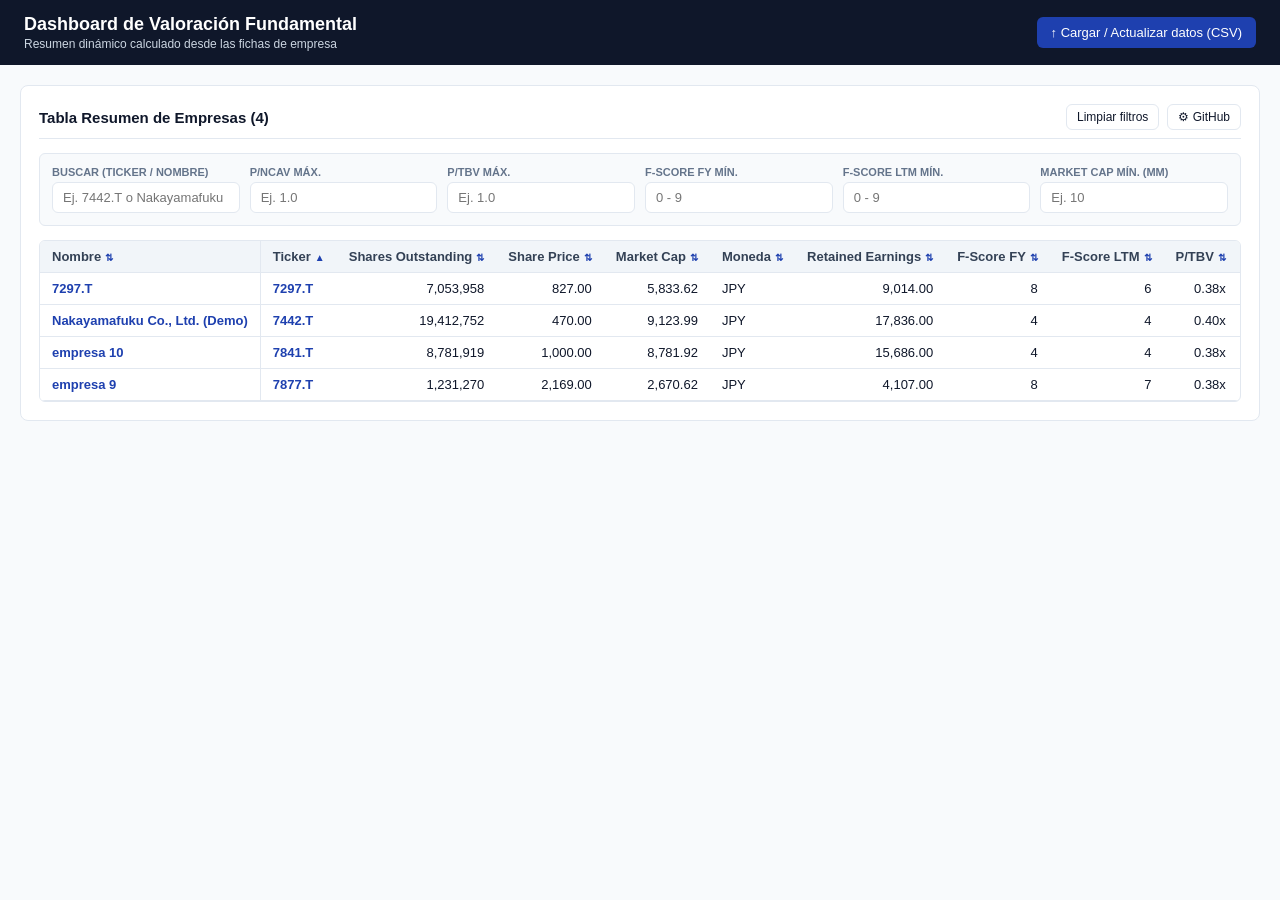
<file: index.html>
<!DOCTYPE html>
<html lang="es">
<head>
  <meta charset="UTF-8" />
  <meta name="viewport" content="width=device-width, initial-scale=1.0" />
  <title>Dashboard de Empresas - Fundamental Screener</title>
  <link rel="stylesheet" href="css/style.css" />
</head>
<body>
  <header>
    <div>
      <h1>Dashboard de Valoración Fundamental</h1>
      <span id="dash-subtitle" style="font-size:12px; color:#cbd5e1;">Resumen dinámico calculado desde las fichas de empresa</span>
    </div>
    <div style="display:flex; gap:10px; align-items:center;">
      <button type="button" id="btn-top-upload">↑ Cargar / Actualizar datos (CSV)</button>
      <input type="file" id="home-csv-upload" accept=".csv,.txt" multiple style="display:none;" />
    </div>
  </header>

  <div class="container">
    <div id="home-status" class="status-msg"></div>

    <div id="home-gh-panel" class="gh-panel">
      <strong>Configuración de guardado en GitHub (solo editores)</strong>
      <div class="form-grid">
        <input type="text" id="h-gh-owner" placeholder="Owner (usuario/org)" />
        <input type="text" id="h-gh-repo" placeholder="Repositorio" />
        <input type="text" id="h-gh-branch" placeholder="Rama (main)" />
        <input type="password" id="h-gh-token" placeholder="GitHub Token" />
      </div>
      <div style="margin-top:10px; display:flex; gap:8px;">
        <button type="button" id="h-btn-save-gh">Guardar config</button>
        <button type="button" class="outline" id="h-btn-toggle-gh">Ocultar</button>
      </div>
    </div>

    <div class="card">
      <h2>
        <span>Tabla Resumen de Empresas (<span id="visible-count">0</span>)</span>
        <div style="display:flex; gap:8px; align-items:center;">
          <button type="button" class="outline" id="btn-reset-filters" style="padding:5px 10px; font-size:12px;">Limpiar filtros</button>
          <button type="button" class="outline" id="h-btn-open-gh" style="padding:5px 10px; font-size:12px;">⚙ GitHub</button>
        </div>
      </h2>

      <!-- Barra de filtros -->
      <div class="filters-bar">
        <div class="filter-item">
          <label for="f-search">Buscar (Ticker / Nombre)</label>
          <input type="text" id="f-search" placeholder="Ej. 7442.T o Nakayamafuku" />
        </div>
        <div class="filter-item">
          <label for="f-max-pncav">P/NCAV máx.</label>
          <input type="number" id="f-max-pncav" step="any" placeholder="Ej. 1.0" />
        </div>
        <div class="filter-item">
          <label for="f-max-ptbv">P/TBV máx.</label>
          <input type="number" id="f-max-ptbv" step="any" placeholder="Ej. 1.0" />
        </div>
        <div class="filter-item">
          <label for="f-min-fscore-fy">F-Score FY mín.</label>
          <input type="number" id="f-min-fscore-fy" min="0" max="9" step="1" placeholder="0 - 9" />
        </div>
        <div class="filter-item">
          <label for="f-min-fscore-ltm">F-Score LTM mín.</label>
          <input type="number" id="f-min-fscore-ltm" min="0" max="9" step="1" placeholder="0 - 9" />
        </div>
        <div class="filter-item">
          <label for="f-min-mcap">Market Cap mín. (mm)</label>
          <input type="number" id="f-min-mcap" step="any" placeholder="Ej. 10" />
        </div>
      </div>

      <div class="table-wrapper">
        <table id="dashboard-table">
          <thead></thead>
          <tbody>
            <tr><td style="text-align:left;">Cargando empresas...</td></tr>
          </tbody>
        </table>
      </div>
    </div>
  </div>

  <script src="js/finance-engine.js"></script>
  <script>
    let registry = [];
    let rowsData = [];
    let sortState = { key: "ticker", dir: "asc" };

    const COLUMNS = [
      { key: "name", label: "Nombre", type: "string", sticky: true },
      { key: "ticker", label: "Ticker", type: "string" },
      { key: "shares", label: "Shares Outstanding", type: "number", decimals: 0 },
      { key: "sharePrice", label: "Share Price", type: "number", decimals: 2 },
      { key: "marketCap", label: "Market Cap", type: "number", decimals: 2 },
      { key: "currency", label: "Moneda", type: "string" },
      { key: "retainedEarnings", label: "Retained Earnings", type: "number", decimals: 2 },
      { key: "fScore", label: "F-Score FY", type: "number", decimals: 0 },
      { key: "fScoreLtm", label: "F-Score LTM", type: "number", decimals: 0 },
      { key: "p_tbv", label: "P/TBV", type: "number", decimals: 2, suffix: "x" },
      { key: "p_ncav", label: "P/NCAV", type: "number", decimals: 2, suffix: "x" },
      { key: "p_nnwc", label: "P/NNWC", type: "number", decimals: 2, suffix: "x" },
      { key: "p_netcash", label: "P/NetCash", type: "number", decimals: 2, suffix: "x" },
      { key: "p_ettm", label: "P/E (TTM)", type: "number", decimals: 2, suffix: "x" },
      { key: "p_fcfttm", label: "P/FCF (TTM)", type: "number", decimals: 2, suffix: "x" },
      { key: "tbv", label: "TBV", type: "number", decimals: 2 },
      { key: "ncav", label: "NCAV", type: "number", decimals: 2 },
      { key: "nnwc", label: "NNWC", type: "number", decimals: 2 },
      { key: "netCash", label: "Net Cash", type: "number", decimals: 2 },
      { key: "p_e5", label: "P/E (5A)", type: "number", decimals: 2, suffix: "x" },
      { key: "p_fcf5", label: "P/FCF (5A)", type: "number", decimals: 2, suffix: "x" },
      { key: "p_e6", label: "P/E (6A)", type: "number", decimals: 2, suffix: "x" },
      { key: "p_fcf6", label: "P/FCF (6A)", type: "number", decimals: 2, suffix: "x" },
      { key: "p_e10", label: "P/E (10A)", type: "number", decimals: 2, suffix: "x" },
      { key: "p_fcf10", label: "P/FCF (10A)", type: "number", decimals: 2, suffix: "x" },
      { key: "insidersPct", label: "Insiders %", type: "number", decimals: 2, suffix: "%" }
    ];

    function showHomeStatus(msg, isError = false) {
      const el = document.getElementById("home-status");
      if (!el) return;
      el.style.display = "block";
      el.style.background = isError ? "#fef2f2" : "#f0fdf4";
      el.style.color = isError ? "#991b1b" : "#166534";
      el.style.borderColor = isError ? "#fecaca" : "#bbf7d0";
      el.textContent = msg;
    }

    function getGhCfg() {
      return {
        owner: localStorage.getItem("gh_owner") || "",
        repo: localStorage.getItem("gh_repo") || "",
        branch: localStorage.getItem("gh_branch") || "main",
        token: localStorage.getItem("gh_token") || ""
      };
    }

    function readFileAsText(file) {
      return new Promise((resolve, reject) => {
        const reader = new FileReader();
        reader.onload = e => resolve(e.target.result);
        reader.onerror = () => reject(new Error(`No se pudo leer ${file.name}`));
        reader.readAsText(file);
      });
    }

    function fmtCell(val, col) {
      if (val === null || val === undefined || val === "") return "-";
      if (col.type === "string") return String(val);
      const num = Number(val);
      if (isNaN(num)) return "-";
      const formatted = num.toLocaleString("en-US", {
        minimumFractionDigits: col.decimals || 0,
        maximumFractionDigits: col.decimals || 0
      });
      return col.suffix ? `${formatted}${col.suffix}` : formatted;
    }

    function buildCompanySummary(company) {
      const priceVal = (company.price !== null && company.price !== undefined && company.price !== "")
        ? Number(company.price)
        : null;
      const m = calculateMetrics(company, priceVal);
      return {
        ticker: company.ticker,
        name: company.name || company.ticker,
        currency: company.currency || "-",
        shares: m.shares ?? 0,
        sharePrice: priceVal,
        marketCap: m.marketCap,
        retainedEarnings: m.retainedEarnings,
        fScore: m.fScore,
        fScoreLtm: m.fScoreLtm,
        p_tbv: m.p_tbv,
        p_ncav: m.p_ncav,
        p_nnwc: m.p_nnwc,
        p_netcash: m.p_netcash,
        p_ettm: m.p_ettm,
        p_fcfttm: m.p_fcfttm,
        tbv: m.tbv,
        ncav: m.ncav,
        nnwc: m.nnwc,
        netCash: m.netCash,
        p_e5: m.p_e5,
        p_fcf5: m.p_fcf5,
        p_e6: m.p_e6,
        p_fcf6: m.p_fcf6,
        p_e10: m.p_e10,
        p_fcf10: m.p_fcf10,
        insidersPct: m.insiders !== undefined && m.insiders !== null ? Number(m.insiders) * 100 : 0
      };
    }

    async function loadDashboardData() {
      try {
        const res = await fetch("data/index.json?t=" + Date.now());
        if (!res.ok) throw new Error(`No se pudo cargar data/index.json (HTTP ${res.status})`);
        const data = await res.json();
        registry = Array.isArray(data.companies) ? data.companies : [];

        const loaded = await Promise.all(
          registry.map(async (item) => {
            const path = item.file || `data/companies/${item.ticker}.json`;
            try {
              const cRes = await fetch(`${path}?t=${Date.now()}`);
              if (!cRes.ok) return buildCompanySummary({ ticker: item.ticker, name: item.name, periods: [], rows: {} });
              const companyJson = await cRes.json();
              if (!companyJson.name && item.name) companyJson.name = item.name;
              return buildCompanySummary(companyJson);
            } catch (_) {
              return buildCompanySummary({ ticker: item.ticker, name: item.name, periods: [], rows: {} });
            }
          })
        );

        rowsData = loaded;
        renderTable();
      } catch (err) {
        rowsData = [];
        renderTable();
        showHomeStatus(`Aviso al cargar datos: ${err.message}`, true);
      }
    }

    function getFilteredAndSortedRows() {
      const q = (document.getElementById("f-search").value || "").trim().toLowerCase();
      const maxPncav = parseFloat(document.getElementById("f-max-pncav").value);
      const maxPtbv = parseFloat(document.getElementById("f-max-ptbv").value);
      const minFscoreFy = parseFloat(document.getElementById("f-min-fscore-fy").value);
      const minFscoreLtm = parseFloat(document.getElementById("f-min-fscore-ltm").value);
      const minMcap = parseFloat(document.getElementById("f-min-mcap").value);

      const filtered = rowsData.filter(r => {
        if (q) {
          const matchTicker = String(r.ticker || "").toLowerCase().includes(q);
          const matchName = String(r.name || "").toLowerCase().includes(q);
          if (!matchTicker && !matchName) return false;
        }
        if (!isNaN(maxPncav)) {
          if (r.p_ncav === null || r.p_ncav === undefined || Number(r.p_ncav) > maxPncav) return false;
        }
        if (!isNaN(maxPtbv)) {
          if (r.p_tbv === null || r.p_tbv === undefined || Number(r.p_tbv) > maxPtbv) return false;
        }
        if (!isNaN(minFscoreFy)) {
          if (r.fScore === null || r.fScore === undefined || Number(r.fScore) < minFscoreFy) return false;
        }
        if (!isNaN(minFscoreLtm)) {
          if (r.fScoreLtm === null || r.fScoreLtm === undefined || Number(r.fScoreLtm) < minFscoreLtm) return false;
        }
        if (!isNaN(minMcap)) {
          if (r.marketCap === null || r.marketCap === undefined || Number(r.marketCap) < minMcap) return false;
        }
        return true;
      });

      const col = COLUMNS.find(c => c.key === sortState.key) || COLUMNS[1];
      const mult = sortState.dir === "asc" ? 1 : -1;

      filtered.sort((a, b) => {
        const va = a[col.key];
        const vb = b[col.key];
        const emptyA = va === null || va === undefined || va === "" || (col.type === "number" && isNaN(Number(va)));
        const emptyB = vb === null || vb === undefined || vb === "" || (col.type === "number" && isNaN(Number(vb)));
        if (emptyA && emptyB) return 0;
        if (emptyA) return 1;
        if (emptyB) return -1;

        if (col.type === "string") {
          return String(va).localeCompare(String(vb)) * mult;
        }
        return (Number(va) - Number(vb)) * mult;
      });

      return filtered;
    }

    function renderHeader() {
      const thead = document.querySelector("#dashboard-table thead");
      thead.innerHTML = `<tr>${COLUMNS.map(col => {
        const isSorted = sortState.key === col.key;
        const arrow = isSorted ? (sortState.dir === "asc" ? "▲" : "▼") : "⇅";
        const alignStyle = col.type === "string" ? "text-align:left;" : "text-align:right;";
        return `<th class="sortable" data-key="${col.key}" style="${alignStyle}">${col.label}<span class="sort-arrow">${arrow}</span></th>`;
      }).join("")}</tr>`;

      thead.querySelectorAll("th.sortable").forEach(th => {
        th.addEventListener("click", () => {
          const key = th.getAttribute("data-key");
          if (sortState.key === key) {
            sortState.dir = sortState.dir === "asc" ? "desc" : "asc";
          } else {
            sortState.key = key;
            const c = COLUMNS.find(x => x.key === key);
            sortState.dir = c && c.type === "number" ? "desc" : "asc";
          }
          renderTable();
        });
      });
    }

    function renderTable() {
      renderHeader();
      const list = getFilteredAndSortedRows();
      document.getElementById("visible-count").textContent = String(list.length);
      const tbody = document.querySelector("#dashboard-table tbody");

      if (!list.length) {
        tbody.innerHTML = `<tr><td colspan="${COLUMNS.length}" style="text-align:left;">No hay empresas que coincidan con los filtros o no hay datos cargados.</td></tr>`;
        return;
      }

      tbody.innerHTML = list.map(r => {
        const href = `empresa.html?ticker=${encodeURIComponent(r.ticker)}`;
        return `<tr>${COLUMNS.map(col => {
          const val = r[col.key];
          const text = fmtCell(val, col);
          const isNeg = col.type === "number" && val !== null && val !== undefined && Number(val) < 0;
          const alignStyle = col.type === "string" ? "text-align:left;" : "text-align:right;";
          const cls = isNeg ? 'class="neg"' : "";

          if (col.key === "name" || col.key === "ticker") {
            return `<td style="${alignStyle}"><a class="company-link" href="${href}">${text}</a></td>`;
          }
          return `<td ${cls} style="${alignStyle}">${text}</td>`;
        }).join("")}</tr>`;
      }).join("");
    }

    // Filtros
    ["f-search", "f-max-pncav", "f-max-ptbv", "f-min-fscore-fy", "f-min-fscore-ltm", "f-min-mcap"].forEach(id => {
      document.getElementById(id).addEventListener("input", renderTable);
    });

    document.getElementById("btn-reset-filters").addEventListener("click", () => {
      ["f-search", "f-max-pncav", "f-max-ptbv", "f-min-fscore-fy", "f-min-fscore-ltm", "f-min-mcap"].forEach(id => {
        document.getElementById(id).value = "";
      });
      renderTable();
    });

    // Carga múltiple de CSV
    document.getElementById("btn-top-upload").addEventListener("click", () => {
      document.getElementById("home-csv-upload").click();
    });

    document.getElementById("home-csv-upload").addEventListener("change", async (e) => {
      const files = Array.from(e.target.files || []);
      if (!files.length) return;

      const gh = getGhCfg();
      const canSaveGh = Boolean(gh.owner && gh.repo && gh.token);
      const processedTickers = [];
      const errors = [];

      for (let i = 0; i < files.length; i++) {
        const file = files[i];
        showHomeStatus(`Procesando (${i + 1}/${files.length}): ${file.name}...`);
        try {
          const text = await readFileAsText(file);
          const incoming = parseCompanyCSV(text);

          let existingCompany = null;
          const existingEntry = registry.find(r => r.ticker === incoming.ticker);
          if (existingEntry && existingEntry.file) {
            try {
              const r = await fetch(`${existingEntry.file}?t=${Date.now()}`);
              if (r.ok) existingCompany = await r.json();
            } catch (_) {}
          }

          const merged = mergeCompanyData(existingCompany, incoming);
          const idx = registry.findIndex(r => r.ticker === merged.ticker);
          const entryObj = {
            ticker: merged.ticker,
            name: merged.name || merged.ticker,
            file: `data/companies/${merged.ticker}.json`,
            lastUpdated: merged.lastUpdated
          };
          if (idx >= 0) registry[idx] = entryObj;
          else registry.push(entryObj);

          const summaryObj = buildCompanySummary(merged);
          const rIdx = rowsData.findIndex(x => x.ticker === merged.ticker);
          if (rIdx >= 0) rowsData[rIdx] = summaryObj;
          else rowsData.push(summaryObj);

          if (canSaveGh) {
            await saveFileToGitHub({
              owner: gh.owner,
              repo: gh.repo,
              branch: gh.branch,
              token: gh.token,
              path: `data/companies/${merged.ticker}.json`,
              contentText: JSON.stringify(merged, null, 2),
              message: `Update financials for ${merged.ticker} (${merged.lastUpdated})`
            });
          }
          processedTickers.push(merged.ticker);
        } catch (err) {
          errors.push(`${file.name}: ${err.message}`);
        }
      }

      renderTable();

      if (canSaveGh && processedTickers.length > 0) {
        showHomeStatus(`Actualizando índice general (data/index.json) para ${processedTickers.length} empresa(s)...`);
        try {
          await saveFileToGitHub({
            owner: gh.owner,
            repo: gh.repo,
            branch: gh.branch,
            token: gh.token,
            path: "data/index.json",
            contentText: JSON.stringify({ companies: registry }, null, 2),
            message: `Batch update index.json (${processedTickers.join(", ")})`
          });
        } catch (err) {
          errors.push(`index.json: ${err.message}`);
        }
      }

      if (errors.length > 0) {
        showHomeStatus(`Procesadas: ${processedTickers.join(", ") || "ninguna"}. Errores: ${errors.join(" | ")}`, true);
      } else if (canSaveGh) {
        showHomeStatus(`Listo: ${processedTickers.length} empresa(s) guardada(s) en GitHub (${processedTickers.join(", ")}).`);
      } else {
        showHomeStatus(`Se procesaron ${processedTickers.length} CSV(s) (${processedTickers.join(", ")}). Configura ⚙ GitHub para guardar en el repositorio.`);
      }

      e.target.value = "";
    });

    // Configuración GitHub
    document.getElementById("h-btn-open-gh").addEventListener("click", () => {
      const cfg = getGhCfg();
      document.getElementById("h-gh-owner").value = cfg.owner;
      document.getElementById("h-gh-repo").value = cfg.repo;
      document.getElementById("h-gh-branch").value = cfg.branch;
      document.getElementById("h-gh-token").value = cfg.token;
      document.getElementById("home-gh-panel").style.display = "block";
    });

    document.getElementById("h-btn-toggle-gh").addEventListener("click", () => {
      document.getElementById("home-gh-panel").style.display = "none";
    });

    document.getElementById("h-btn-save-gh").addEventListener("click", () => {
      localStorage.setItem("gh_owner", document.getElementById("h-gh-owner").value.trim());
      localStorage.setItem("gh_repo", document.getElementById("h-gh-repo").value.trim());
      localStorage.setItem("gh_branch", document.getElementById("h-gh-branch").value.trim() || "main");
      localStorage.setItem("gh_token", document.getElementById("h-gh-token").value.trim());
      showHomeStatus("Configuración de GitHub guardada.");
    });

    loadDashboardData();
  </script>
</body>
</html>
</file>
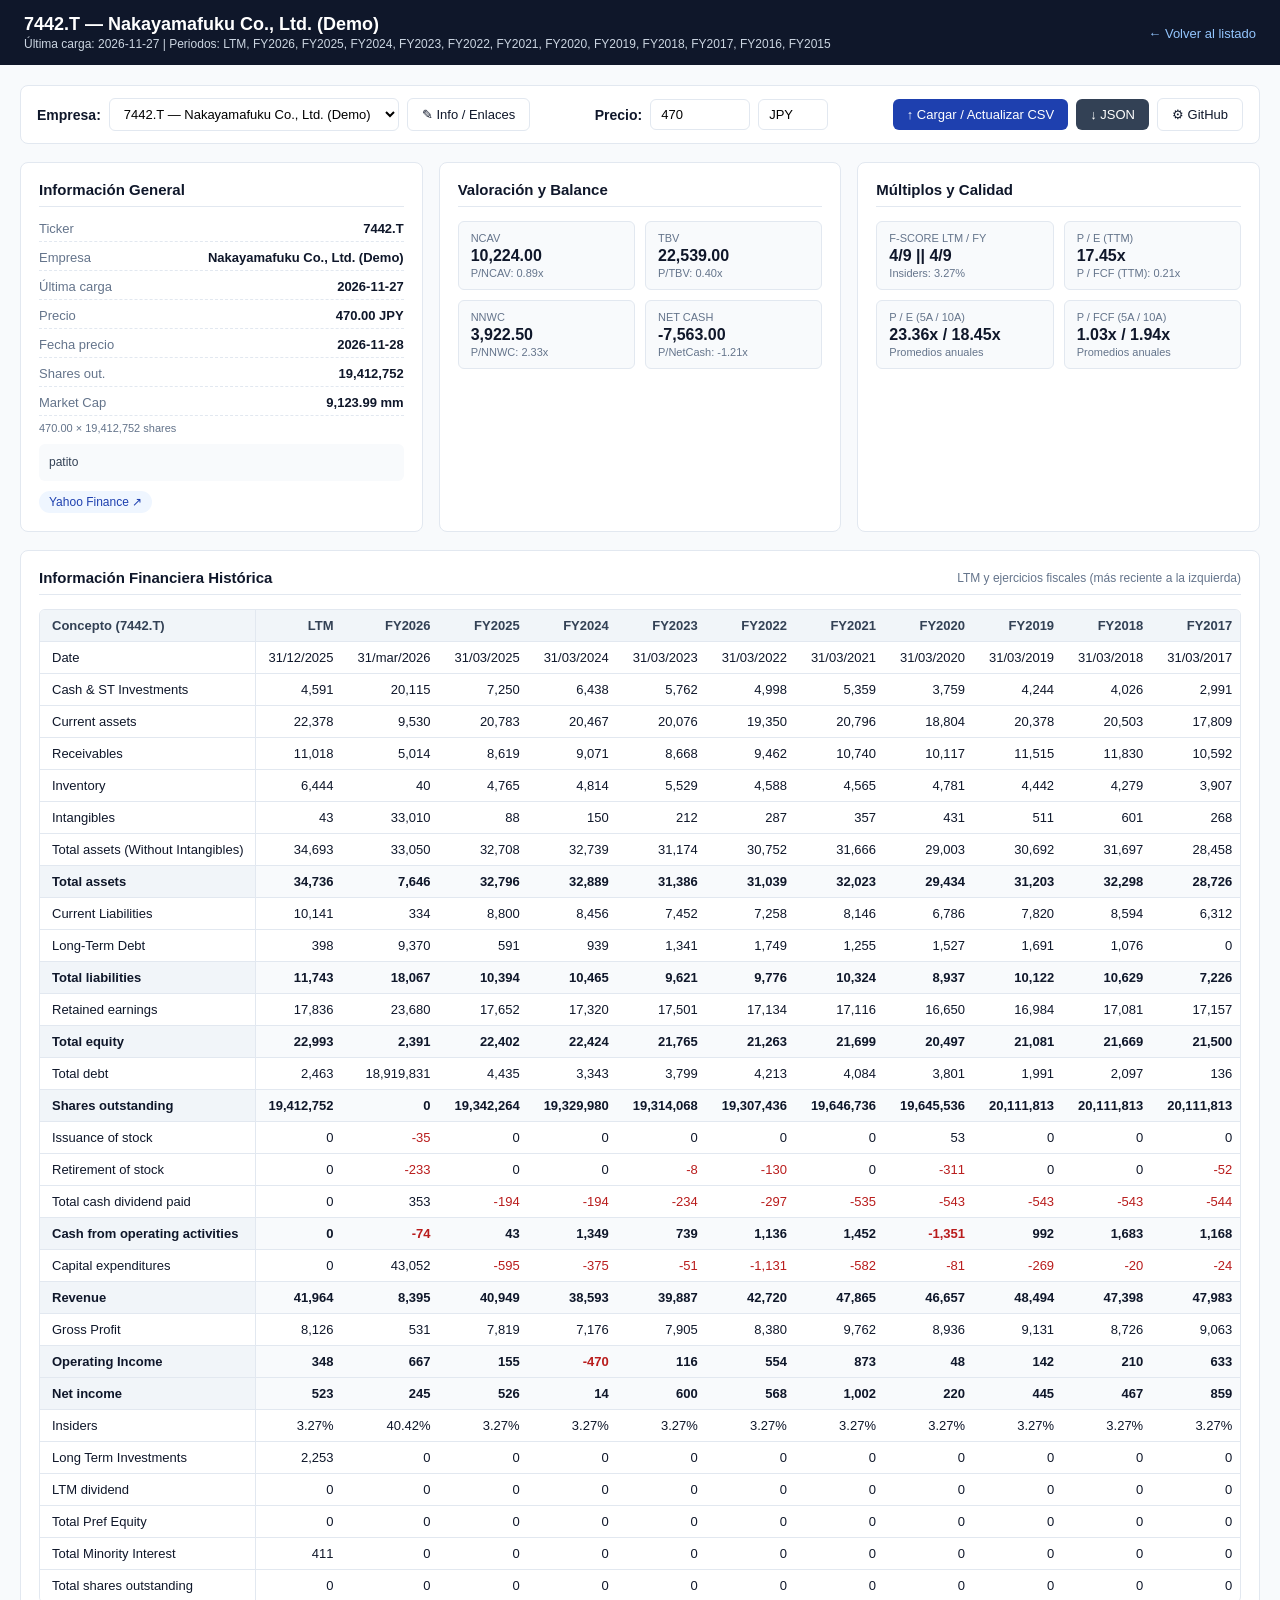
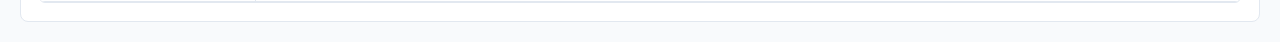
<file: empresa.html>
<!DOCTYPE html>
<html lang="es">
<head>
  <meta charset="UTF-8" />
  <meta name="viewport" content="width=device-width, initial-scale=1.0" />
  <title>Ficha de Empresa - Análisis Fundamental</title>
  <link rel="stylesheet" href="css/style.css" />
</head>
<body>
  <header>
    <div>
      <h1 id="company-title">Cargando empresa...</h1>
      <span id="company-subtitle" style="font-size:12px; color:#cbd5e1;"></span>
    </div>
    <div>
      <a href="index.html">← Volver al listado</a>
    </div>
  </header>

  <div class="container">
    <div class="toolbar">
      <div class="toolbar-group">
        <label for="company-select"><strong>Empresa:</strong></label>
        <select id="company-select"></select>
        <button class="outline" id="btn-edit-meta">✎ Info / Enlaces</button>
      </div>

      <div class="toolbar-group">
        <label for="price-input"><strong>Precio:</strong></label>
        <input type="number" id="price-input" step="any" placeholder="Precio" style="width:100px;" />
        <input type="text" id="currency-input" placeholder="Moneda" style="width:70px;" />
      </div>

      <div class="toolbar-group">
        <input type="file" id="csv-upload" accept=".csv,.txt" style="display:none;" />
        <button id="btn-trigger-upload">↑ Cargar / Actualizar CSV</button>
        <button class="secondary" id="btn-download-json">↓ JSON</button>
        <button class="outline" id="btn-toggle-gh">⚙ GitHub</button>
      </div>
    </div>

    <div id="edit-meta-panel" class="edit-meta-panel">
      <strong>Datos informativos y enlaces de la empresa</strong>
      <div class="form-grid">
        <input type="text" id="meta-name" placeholder="Nombre de la empresa" />
        <input type="text" id="meta-website" placeholder="Sitio web oficial (https://...)" />
        <input type="text" id="meta-currency" placeholder="Moneda (ej. JPY, USD, MXN)" />
      </div>
      <div style="margin-top:8px;">
        <textarea id="meta-desc" rows="2" style="width:100%;" placeholder="Resumen o descripción breve de la empresa..."></textarea>
      </div>
      <div style="margin-top:8px; display:flex; gap:8px;">
        <button id="btn-save-meta">Aplicar cambios</button>
        <button class="outline" id="btn-close-meta">Cerrar</button>
      </div>
    </div>

    <div id="gh-panel" class="gh-panel">
      <strong>Guardado directo en GitHub (para usuarios editores)</strong>
      <div class="form-grid">
        <input type="text" id="gh-owner" placeholder="Owner (usuario/org)" />
        <input type="text" id="gh-repo" placeholder="Repositorio" />
        <input type="text" id="gh-branch" placeholder="Rama (main)" />
        <input type="password" id="gh-token" placeholder="GitHub Token" />
      </div>
      <div style="margin-top:10px; display:flex; gap:8px;">
        <button id="btn-save-gh-cfg">Guardar config</button>
        <button class="outline" id="btn-clear-gh-cfg">Borrar token</button>
      </div>
    </div>

    <div id="status-banner" class="status-msg"></div>

    <div class="top-three-cols">
      <div class="card" style="margin-bottom:0;">
        <h2><span>Información General</span></h2>
        <div id="col1-info"></div>
      </div>

      <div class="card" style="margin-bottom:0;">
        <h2><span>Valoración y Balance</span></h2>
        <div id="col2-metrics" class="metrics-col-grid"></div>
      </div>

      <div class="card" style="margin-bottom:0;">
        <h2><span>Múltiplos y Calidad</span></h2>
        <div id="col3-metrics" class="metrics-col-grid"></div>
      </div>
    </div>

    <div class="card">
      <h2>
        <span>Información Financiera Histórica</span>
        <span style="font-size:12px; font-weight:400; color:var(--muted);">LTM y ejercicios fiscales (más reciente a la izquierda)</span>
      </h2>
      <div class="table-wrapper">
        <table id="financials-table">
          <thead></thead>
          <tbody></tbody>
        </table>
      </div>
    </div>
  </div>

  <script src="js/finance-engine.js"></script>
  <script>
    let registry = [];
    let currentCompany = null;

    const fmtNum = (n, decimals = 2) => {
      if (n === null || n === undefined || isNaN(n)) return "N/A";
      return Number(n).toLocaleString("en-US", {
        minimumFractionDigits: decimals,
        maximumFractionDigits: decimals
      });
    };

    const fmtInt = (n) => {
      if (n === null || n === undefined || isNaN(n)) return "-";
      return Number(n).toLocaleString("en-US", { maximumFractionDigits: 2 });
    };

    function showStatus(msg, isError = false) {
      const el = document.getElementById("status-banner");
      el.style.display = "block";
      el.style.background = isError ? "#fef2f2" : "#f0fdf4";
      el.style.color = isError ? "#991b1b" : "#166534";
      el.style.borderColor = isError ? "#fecaca" : "#bbf7d0";
      el.textContent = msg;
    }

    function getGhConfig() {
      return {
        owner: localStorage.getItem("gh_owner") || "",
        repo: localStorage.getItem("gh_repo") || "",
        branch: localStorage.getItem("gh_branch") || "main",
        token: localStorage.getItem("gh_token") || ""
      };
    }

    async function persistCompanyIfConfigured(msgSuffix = "") {
      const gh = getGhConfig();
      if (!gh.owner || !gh.repo || !gh.token) return false;
      await saveFileToGitHub({
        owner: gh.owner,
        repo: gh.repo,
        branch: gh.branch,
        token: gh.token,
        path: `data/companies/${currentCompany.ticker}.json`,
        contentText: JSON.stringify(currentCompany, null, 2),
        message: `Update ${currentCompany.ticker} ${msgSuffix}`.trim()
      });
      await saveFileToGitHub({
        owner: gh.owner,
        repo: gh.repo,
        branch: gh.branch,
        token: gh.token,
        path: "data/index.json",
        contentText: JSON.stringify({ companies: registry }, null, 2),
        message: `Update index.json for ${currentCompany.ticker}`
      });
      return true;
    }

    async function init() {
      const cfg = getGhConfig();
      document.getElementById("gh-owner").value = cfg.owner;
      document.getElementById("gh-repo").value = cfg.repo;
      document.getElementById("gh-branch").value = cfg.branch;
      document.getElementById("gh-token").value = cfg.token;

      try {
        const res = await fetch("data/index.json?t=" + Date.now());
        const data = await res.json();
        registry = data.companies || [];
      } catch (e) {
        registry = [];
      }

      populateSelector();
      const params = new URLSearchParams(window.location.search);
      const requested = params.get("ticker") || (registry[0] && registry[0].ticker);
      if (requested) {
        document.getElementById("company-select").value = requested;
        await loadCompany(requested);
      }
    }

    function populateSelector() {
      const sel = document.getElementById("company-select");
      sel.innerHTML = "";
      registry.forEach(item => {
        const opt = document.createElement("option");
        opt.value = item.ticker;
        opt.textContent = `${item.ticker} — ${item.name || item.ticker}`;
        sel.appendChild(opt);
      });
    }

    async function loadCompany(ticker) {
      const entry = registry.find(r => r.ticker === ticker);
      const path = (entry && entry.file) ? entry.file : `data/companies/${ticker}.json`;
      const res = await fetch(`${path}?t=${Date.now()}`);
      currentCompany = await res.json();

      document.getElementById("price-input").value = currentCompany.price ?? "";
      document.getElementById("currency-input").value = currentCompany.currency || "";
      renderAll();
    }

    function renderAll() {
      if (!currentCompany) return;
      const c = currentCompany;
      const priceVal = (c.price !== null && c.price !== undefined && c.price !== "") ? Number(c.price) : null;
      const m = calculateMetrics(c, priceVal);

      document.getElementById("company-title").textContent = `${c.ticker} — ${c.name || c.ticker}`;
      document.getElementById("company-subtitle").textContent = `Última carga: ${c.lastUpdated || "-"} | Periodos: ${(c.periods || []).join(", ")}`;

      const yahooUrl = `https://finance.yahoo.com/quote/${encodeURIComponent(c.ticker)}`;
      const linksHtml = [
        `<a href="${yahooUrl}" target="_blank" rel="noopener">Yahoo Finance ↗</a>`,
        c.website ? `<a href="${c.website}" target="_blank" rel="noopener">Sitio oficial ↗</a>` : ""
      ].filter(Boolean).join("");

      const mcapSub = (priceVal !== null && m.shares > 0)
        ? `${fmtNum(priceVal)} × ${fmtInt(m.shares)} shares`
        : "Requiere precio y Shares outstanding";

      document.getElementById("col1-info").innerHTML = `
        <div class="info-list">
          <div class="info-row"><span class="info-label">Ticker</span><span class="info-val">${c.ticker}</span></div>
          <div class="info-row"><span class="info-label">Empresa</span><span class="info-val">${c.name || c.ticker}</span></div>
          <div class="info-row"><span class="info-label">Última carga</span><span class="info-val">${c.lastUpdated || "-"}</span></div>
          <div class="info-row"><span class="info-label">Precio</span><span class="info-val">${priceVal !== null ? fmtNum(priceVal) + " " + (c.currency || "") : "N/A"}</span></div>
          <div class="info-row"><span class="info-label">Fecha precio</span><span class="info-val">${c.priceDate || "-"}</span></div>
          <div class="info-row"><span class="info-label">Shares out.</span><span class="info-val">${m.shares ? fmtInt(m.shares) : "0"}</span></div>
          <div class="info-row"><span class="info-label">Market Cap</span><span class="info-val">${m.marketCap !== null ? fmtNum(m.marketCap) + " mm" : "N/A"}</span></div>
        </div>
        <div style="font-size:11px; color:var(--muted); margin-top:6px;">${mcapSub}</div>
        ${c.description ? `<div class="desc-box">${c.description}</div>` : `<div class="desc-box" style="color:var(--muted);">Sin descripción registrada. Usa "✎ Info / Enlaces" para agregarla.</div>`}
        <div class="links-box">${linksHtml}</div>
      `;

      const box = (label, val, sub = "") => `
        <div class="metric-box">
          <div class="metric-label">${label}</div>
          <div class="metric-value">${val}</div>
          ${sub ? `<div class="metric-sub">${sub}</div>` : ""}
        </div>
      `;

      document.getElementById("col2-metrics").innerHTML = [
        box("NCAV", fmtNum(m.ncav), `P/NCAV: ${m.p_ncav !== null ? fmtNum(m.p_ncav) + "x" : "-"}`),
        box("TBV", fmtNum(m.tbv), `P/TBV: ${m.p_tbv !== null ? fmtNum(m.p_tbv) + "x" : "-"}`),
        box("NNWC", fmtNum(m.nnwc), `P/NNWC: ${m.p_nnwc !== null ? fmtNum(m.p_nnwc) + "x" : "-"}`),
        box("Net Cash", fmtNum(m.netCash), `P/NetCash: ${m.p_netcash !== null ? fmtNum(m.p_netcash) + "x" : "-"}`)
      ].join("");

      document.getElementById("col3-metrics").innerHTML = [
        box(
          "F-Score LTM / FY",
          `${m.fScoreLtm !== null ? m.fScoreLtm + "/9" : "N/A"} || ${m.fScore !== null ? m.fScore + "/9" : "N/A"}`,
          `Insiders: ${m.insiders ? fmtNum(m.insiders * 100) + "%" : "0.00%"}`
        ),
        box("P / E (TTM)", m.p_ettm !== null ? fmtNum(m.p_ettm) + "x" : "-", `P / FCF (TTM): ${m.p_fcfttm !== null ? fmtNum(m.p_fcfttm) + "x" : "-"}`),
        box("P / E (5A / 10A)", `${m.p_e5 !== null ? fmtNum(m.p_e5) + "x" : "-"} / ${m.p_e10 !== null ? fmtNum(m.p_e10) + "x" : "-"}`, "Promedios anuales"),
        box("P / FCF (5A / 10A)", `${m.p_fcf5 !== null ? fmtNum(m.p_fcf5) + "x" : "-"} / ${m.p_fcf10 !== null ? fmtNum(m.p_fcf10) + "x" : "-"}`, "Promedios anuales")
      ].join("");

      const thead = document.querySelector("#financials-table thead");
      const tbody = document.querySelector("#financials-table tbody");
      const periods = c.periods || [];
      thead.innerHTML = `<tr><th>Concepto (${c.ticker})</th>${periods.map(p => `<th>${p}</th>`).join("")}</tr>`;

      const highlightRows = new Set(["Total assets", "Total liabilities", "Total equity", "Shares outstanding", "Revenue", "Operating Income", "Net income", "Cash from operating activities"]);
      const rowKeys = Object.keys(c.rows || {});
      tbody.innerHTML = rowKeys.map(rowName => {
        const vals = c.rows[rowName] || [];
        const isHl = highlightRows.has(rowName);
        const cells = vals.map(v => {
          if (rowName === "Date") return `<td>${v}</td>`;
          if (rowName === "Insiders") return `<td>${(Number(v) * 100).toFixed(2)}%</td>`;
          const num = Number(v);
          return `<td class="${num < 0 ? "neg" : ""}">${fmtInt(num)}</td>`;
        }).join("");
        return `<tr class="${isHl ? "row-highlight" : ""}"><td>${rowName}</td>${cells}</tr>`;
      }).join("");
    }

    document.getElementById("company-select").addEventListener("change", e => loadCompany(e.target.value));

    document.getElementById("price-input").addEventListener("change", async e => {
      if (!currentCompany) return;
      const v = parseFloat(e.target.value);
      currentCompany.price = isNaN(v) ? null : v;
      currentCompany.priceDate = new Date().toISOString().slice(0, 10);
      renderAll();
      if (await persistCompanyIfConfigured("(precio)")) showStatus("Precio y Market Cap actualizados en GitHub.");
    });

    document.getElementById("currency-input").addEventListener("change", async e => {
      if (!currentCompany) return;
      currentCompany.currency = e.target.value.trim().toUpperCase();
      renderAll();
      if (await persistCompanyIfConfigured("(moneda)")) showStatus("Moneda guardada en GitHub.");
    });

    document.getElementById("btn-edit-meta").addEventListener("click", () => {
      if (!currentCompany) return;
      document.getElementById("meta-name").value = currentCompany.name || "";
      document.getElementById("meta-website").value = currentCompany.website || "";
      document.getElementById("meta-currency").value = currentCompany.currency || "";
      document.getElementById("meta-desc").value = currentCompany.description || "";
      document.getElementById("edit-meta-panel").style.display = "block";
    });

    document.getElementById("btn-close-meta").addEventListener("click", () => {
      document.getElementById("edit-meta-panel").style.display = "none";
    });

    document.getElementById("btn-save-meta").addEventListener("click", async () => {
      if (!currentCompany) return;
      currentCompany.name = document.getElementById("meta-name").value.trim() || currentCompany.ticker;
      currentCompany.website = document.getElementById("meta-website").value.trim();
      currentCompany.currency = document.getElementById("meta-currency").value.trim().toUpperCase();
      currentCompany.description = document.getElementById("meta-desc").value.trim();

      const idx = registry.findIndex(r => r.ticker === currentCompany.ticker);
      if (idx >= 0) registry[idx].name = currentCompany.name;
      populateSelector();
      document.getElementById("company-select").value = currentCompany.ticker;
      document.getElementById("edit-meta-panel").style.display = "none";
      renderAll();

      const saved = await persistCompanyIfConfigured("(info empresa)");
      showStatus(saved ? "Información y enlaces guardados en GitHub." : "Información actualizada en pantalla.");
    });

    document.getElementById("btn-trigger-upload").addEventListener("click", () => document.getElementById("csv-upload").click());

    document.getElementById("csv-upload").addEventListener("change", e => {
      const file = e.target.files[0];
      if (!file) return;
      const reader = new FileReader();
      reader.onload = async evt => {
        try {
          const incoming = parseCompanyCSV(evt.target.result);
          let baseObj = null;
          const entry = registry.find(r => r.ticker === incoming.ticker);
          if (entry && entry.file) {
            const r = await fetch(`${entry.file}?t=${Date.now()}`);
            if (r.ok) baseObj = await r.json();
          }
          currentCompany = mergeCompanyData(baseObj, incoming);

          const idx = registry.findIndex(r => r.ticker === currentCompany.ticker);
          const regObj = {
            ticker: currentCompany.ticker,
            name: currentCompany.name || currentCompany.ticker,
            file: `data/companies/${currentCompany.ticker}.json`,
            lastUpdated: currentCompany.lastUpdated
          };
          if (idx >= 0) registry[idx] = regObj;
          else registry.push(regObj);
          populateSelector();
          document.getElementById("company-select").value = currentCompany.ticker;
          renderAll();

          const saved = await persistCompanyIfConfigured("(CSV)");
          showStatus(saved
            ? `CSV fusionado y guardado en GitHub para ${currentCompany.ticker}.`
            : `CSV fusionado para ${currentCompany.ticker}. Configura GitHub en ⚙ GitHub para guardarlo en el repo.`);
        } catch (err) {
          showStatus("Error al procesar CSV: " + err.message, true);
        }
        e.target.value = "";
      };
      reader.readAsText(file);
    });

    document.getElementById("btn-download-json").addEventListener("click", () => {
      if (!currentCompany) return;
      const blob = new Blob([JSON.stringify(currentCompany, null, 2)], { type: "application/json" });
      const a = document.createElement("a");
      a.href = URL.createObjectURL(blob);
      a.download = `${currentCompany.ticker}.json`;
      a.click();
    });

    document.getElementById("btn-toggle-gh").addEventListener("click", () => {
      const p = document.getElementById("gh-panel");
      p.style.display = p.style.display === "block" ? "none" : "block";
    });

    document.getElementById("btn-save-gh-cfg").addEventListener("click", () => {
      localStorage.setItem("gh_owner", document.getElementById("gh-owner").value.trim());
      localStorage.setItem("gh_repo", document.getElementById("gh-repo").value.trim());
      localStorage.setItem("gh_branch", document.getElementById("gh-branch").value.trim() || "main");
      localStorage.setItem("gh_token", document.getElementById("gh-token").value.trim());
      showStatus("Configuración de GitHub guardada en este navegador.");
    });

    document.getElementById("btn-clear-gh-cfg").addEventListener("click", () => {
      localStorage.removeItem("gh_token");
      document.getElementById("gh-token").value = "";
      showStatus("Token borrado.");
    });

    init();
  </script>
</body>
</html>
</file>
<file: css/style.css>
:root {
  --bg: #f8fafc;
  --card: #ffffff;
  --border: #e2e8f0;
  --text: #0f172a;
  --muted: #64748b;
  --accent: #1e40af;
  --accent-light: #eff6ff;
  --red: #b91c1c;
}
* { box-sizing: border-box; }
body {
  margin: 0;
  font-family: -apple-system, BlinkMacSystemFont, "Segoe UI", Roboto, sans-serif;
  background: var(--bg);
  color: var(--text);
  font-size: 14px;
}
header {
  background: #0f172a;
  color: #fff;
  padding: 14px 24px;
  display: flex;
  justify-content: space-between;
  align-items: center;
  flex-wrap: wrap;
  gap: 12px;
}
header h1 { margin: 0; font-size: 18px; font-weight: 600; }
header a { color: #93c5fd; text-decoration: none; font-size: 13px; }
.container { max-width: 1400px; margin: 20px auto; padding: 0 20px; }

.toolbar {
  background: var(--card);
  border: 1px solid var(--border);
  border-radius: 8px;
  padding: 12px 16px;
  margin-bottom: 18px;
  display: flex;
  flex-wrap: wrap;
  gap: 10px;
  align-items: center;
  justify-content: space-between;
}
.toolbar-group { display: flex; gap: 8px; align-items: center; flex-wrap: wrap; }

select, input[type="text"], input[type="number"], input[type="password"], textarea {
  padding: 7px 10px;
  border: 1px solid var(--border);
  border-radius: 6px;
  font-size: 13px;
  background: #fff;
  font-family: inherit;
}
button, .btn {
  background: var(--accent);
  color: #fff;
  border: none;
  padding: 8px 14px;
  border-radius: 6px;
  font-size: 13px;
  font-weight: 500;
  cursor: pointer;
  display: inline-flex;
  align-items: center;
  gap: 6px;
  text-decoration: none;
}
button.secondary { background: #334155; }
button.outline { background: #fff; color: var(--text); border: 1px solid var(--border); }
button:hover, .btn:hover { opacity: 0.92; }

.card {
  background: var(--card);
  border: 1px solid var(--border);
  border-radius: 8px;
  padding: 18px;
  margin-bottom: 18px;
}
.card h2 {
  margin: 0 0 14px 0;
  font-size: 15px;
  border-bottom: 1px solid var(--border);
  padding-bottom: 8px;
  display: flex;
  justify-content: space-between;
  align-items: center;
}

/* Mitad superior: 3 columnas en escritorio */
.top-three-cols {
  display: grid;
  grid-template-columns: repeat(3, minmax(0, 1fr));
  gap: 16px;
  margin-bottom: 18px;
}
@media (max-width: 1024px) {
  .top-three-cols { grid-template-columns: 1fr; }
}

.info-list {
  display: flex;
  flex-direction: column;
  gap: 8px;
  font-size: 13px;
}
.info-row {
  display: flex;
  justify-content: space-between;
  gap: 10px;
  border-bottom: 1px dashed #e2e8f0;
  padding-bottom: 5px;
}
.info-label { color: var(--muted); font-weight: 500; }
.info-val { font-weight: 600; text-align: right; }
.desc-box {
  margin-top: 10px;
  padding: 10px;
  background: var(--bg);
  border-radius: 6px;
  font-size: 12px;
  color: #334155;
  line-height: 1.45;
}
.links-box {
  margin-top: 10px;
  display: flex;
  flex-wrap: wrap;
  gap: 8px;
}
.links-box a {
  font-size: 12px;
  color: var(--accent);
  background: var(--accent-light);
  padding: 4px 10px;
  border-radius: 999px;
  text-decoration: none;
  font-weight: 500;
}

.metrics-col-grid {
  display: grid;
  grid-template-columns: repeat(2, minmax(0, 1fr));
  gap: 10px;
}
.metric-box {
  background: var(--bg);
  border: 1px solid var(--border);
  border-radius: 6px;
  padding: 10px 12px;
}
.metric-label { font-size: 11px; color: var(--muted); text-transform: uppercase; }
.metric-value { font-size: 16px; font-weight: 700; margin-top: 3px; }
.metric-sub { font-size: 11px; color: var(--muted); margin-top: 2px; }

.table-wrapper {
  overflow-x: auto;
  border: 1px solid var(--border);
  border-radius: 6px;
}
table {
  width: 100%;
  border-collapse: collapse;
  font-size: 13px;
  white-space: nowrap;
}
th, td {
  padding: 8px 12px;
  border-bottom: 1px solid var(--border);
  text-align: right;
}
th:first-child, td:first-child {
  text-align: left;
  position: sticky;
  left: 0;
  background: #f1f5f9;
  font-weight: 600;
  z-index: 2;
  border-right: 1px solid var(--border);
}
td:first-child { background: #fff; font-weight: 500; }
thead th { background: #f1f5f9; font-weight: 600; color: #334155; }
tr.row-highlight td { background: #f8fafc; font-weight: 600; }
tr.row-highlight td:first-child { background: #f1f5f9; }
.neg { color: var(--red); }
.badge {
  display: inline-block;
  padding: 2px 8px;
  border-radius: 999px;
  font-size: 11px;
  font-weight: 600;
  background: var(--accent-light);
  color: var(--accent);
}
.status-msg {
  font-size: 12px;
  padding: 8px 12px;
  border-radius: 6px;
  background: #f0fdf4;
  color: #166534;
  border: 1px solid #bbf7d0;
  margin-bottom: 14px;
  display: none;
}
.gh-panel, .edit-meta-panel {
  display: none;
  background: var(--card);
  border: 1px solid var(--border);
  border-radius: 8px;
  padding: 14px 18px;
  margin-bottom: 18px;
}
.form-grid {
  display: grid;
  grid-template-columns: repeat(auto-fit, minmax(180px, 1fr));
  gap: 10px;
  margin-top: 10px;
}

.filters-bar {
  display: grid;
  grid-template-columns: repeat(auto-fit, minmax(165px, 1fr));
  gap: 10px;
  margin-bottom: 14px;
  padding: 12px;
  background: var(--bg);
  border: 1px solid var(--border);
  border-radius: 6px;
}
.filter-item {
  display: flex;
  flex-direction: column;
  gap: 4px;
}
.filter-item label {
  font-size: 11px;
  font-weight: 600;
  color: var(--muted);
  text-transform: uppercase;
}
th.sortable {
  cursor: pointer;
  user-select: none;
}
th.sortable:hover {
  background: #e2e8f0;
  color: var(--text);
}
.sort-arrow {
  font-size: 10px;
  margin-left: 4px;
  color: var(--accent);
}
a.company-link {
  color: var(--accent);
  font-weight: 600;
  text-decoration: none;
}
a.company-link:hover {
  text-decoration: underline;
}
</file>
